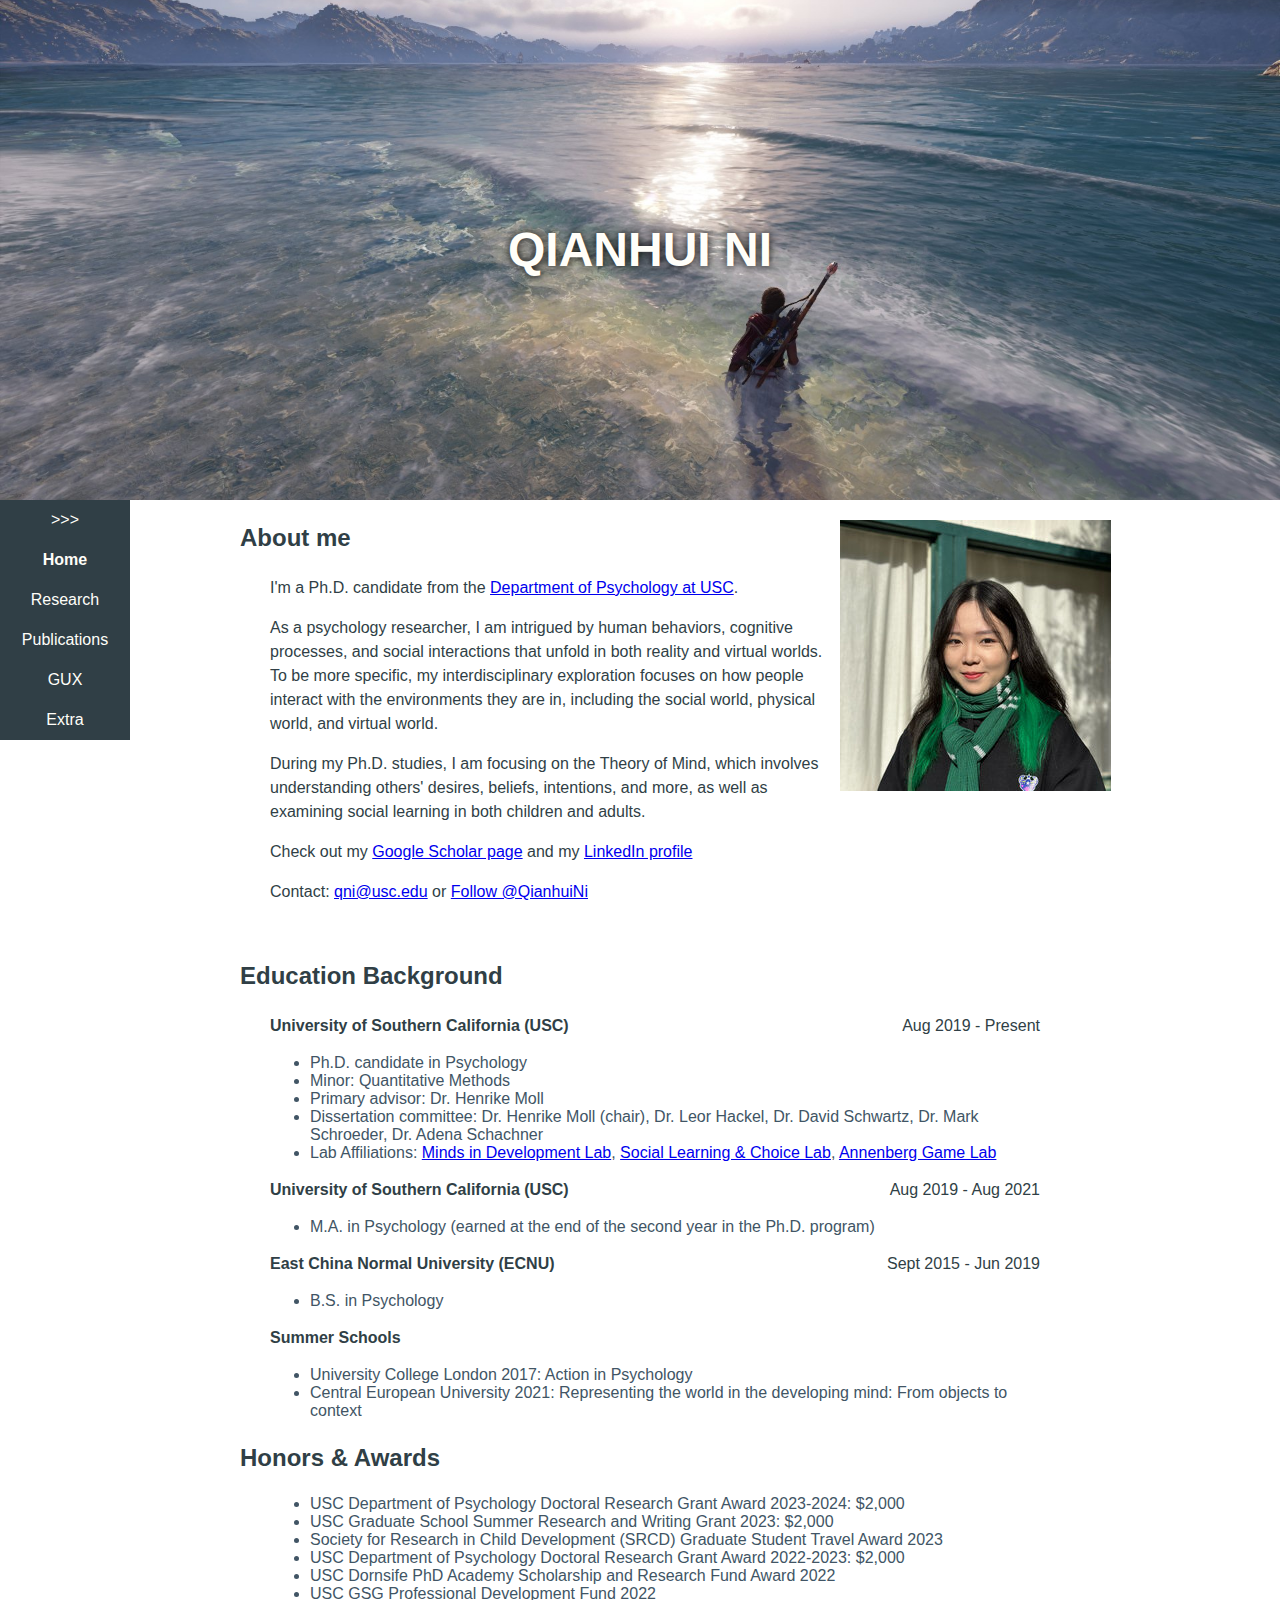
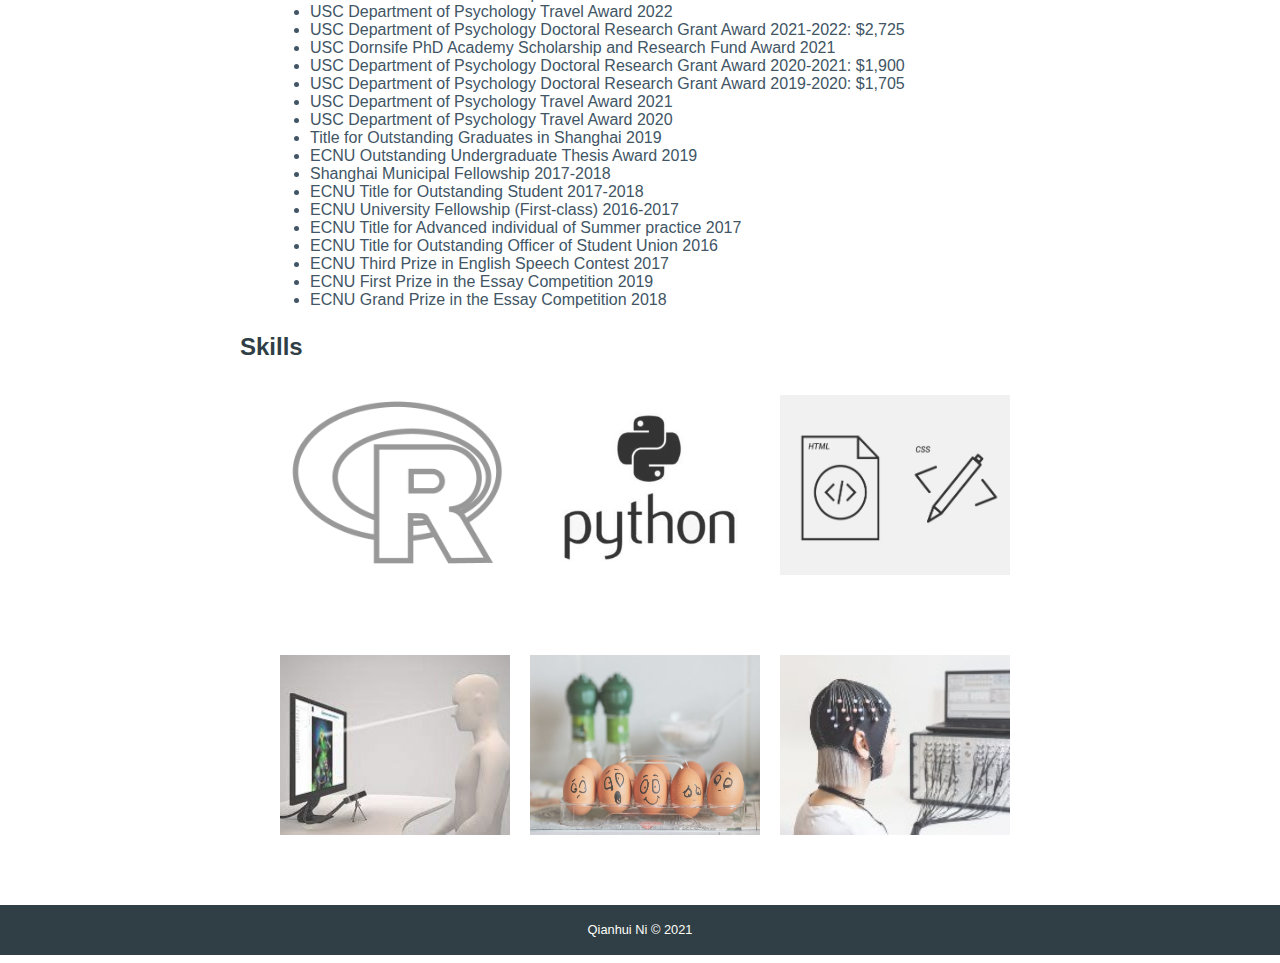
<file: index.html>
<!DOCTYPE html> 


<html lang="en">
<head>
    <meta charset="utf-8">
	<meta name="keywords" content="portfolio, home page">
	<meta name="description" content="This is the home page of Qianhui Ni's portfolio. The homepage includes an overview of myself, and my resume will be placed in the section of details. My contact info will be displayed here, too.">
    
    <link rel="stylesheet" href="final.css">

    <title>Qianhui Ni | Portfolio</title>

    <style>

		#header {
			background-image: url('img/header.jpeg');
		}

        .date {
            float:right;
            margin: 0px;
        }
        .institution {
            float:left;
            margin: 0px;
        }
        .detail {
            width: 770px;
            margin-left: 30px;
        }
        #selfie {
            position: relative;
            float: right;
            margin: 0px;
            width: 200px;
            cursor: pointer;
        }
        #selfie #selfkid {
            
            position: absolute;
            display: none;
            left: 0;
            right: 0;
            top: 0;
            bottom: 0;
        }
        #selfie:hover #selfkid {
            display: block;
        }
        
        #aboutmedetail {
            margin-left: 30px;
        }
        
        .gallery {
			display: flex;
			align-items: flex-start;
		}
		.thumbnail {
			width: 230px;
			height: 180px;
			margin: 10px;

			opacity: 0.8; 
		}

		.thumbnail:hover {
			opacity: 1.0;
		}

		.thumbnail + p {
			text-align: center;
			visibility: hidden;
		}

		.thumbnail:hover + p {
			visibility: visible;
		}
        
    </style>

</head>

<body>
    <div id="header">
		<h1>QIANHUI NI</h1>
	</div> <!-- #header -->

    <div id="navbar">

		<div id="nav">

			<ul>
				<li><a href="index.html">>>></a></li>
				<li><a href="index.html"><strong>Home</strong></a></li>
				<li><a href="research.html">Research</a></li>
				<li><a href="publication.html">Publications</a></li>
                <li><a href="GUX.html">GUX</a></li>
                <li><a href="extra.html">Extra</a></li>
                
			</ul>

		</div> <!-- #nav -->

	</div> <!-- #navbar -->


    <div id="main">
        <div id="aboutme">

            <div id="selfie">
                <div id="selfienow">
                    <img src="img/mephoto3.jpeg" alt="A Photo of Me">
                </div>
                <div id="selfkid">
                    <img src="img/selfkid.jpeg" alt="Kid version of me">
                </div>
            </div>
            
            <h2>About me</h2>
            <div id="aboutmedetail">
                <p>I'm a Ph.D. candidate from the <a href="https://dornsife.usc.edu/psyc" target="_blank">Department of Psychology at USC</a>.</p>
                <p>As a psychology researcher, I am intrigued by human behaviors, cognitive processes, and social interactions that unfold in both reality and virtual worlds. To be more specific, my interdisciplinary exploration focuses on how people interact with the environments they are in, including the social world, physical world, and virtual world.</p>
                <p>During my Ph.D. studies, I am focusing on the Theory of Mind, which involves understanding others' desires, beliefs, intentions, and more, as well as examining social learning in both children and adults.</p>
                <p>Check out my <a href="https://scholar.google.com/citations?user=BMULxfYAAAAJ&hl=en&oi=sra" target="_blank">Google Scholar page</a> and my <a href="https://www.linkedin.com/in/qianhui-ni" target="_blank">LinkedIn profile</a></p>
                <p>Contact: <a href="mailto:itp@usc.edu">qni@usc.edu</a> or  <a href="https://twitter.com/QianhuiNi?ref_src=twsrc%5Etfw" class="twitter-follow-button" data-show-count="false">Follow @QianhuiNi</a><script async src="https://platform.twitter.com/widgets.js" charset="utf-8"></script></p>
            </div>
            <div class="clearfloat"></div>

        </div>

        <br>

        <div id="details">
            <h2>Education Background</h2>
            
            <div class="detail">
            

                <p class="institution"><strong>University of Southern California (USC)</strong></p>
                <p class="date">Aug 2019 - Present</p>
                <div class="clearfloat"></div>
                <ul>
                    <li>Ph.D. candidate in Psychology</li>
                    <li>Minor: Quantitative Methods</li>
                    <li>Primary advisor: Dr. Henrike Moll</li>
                    <li>Dissertation committee: Dr. Henrike Moll (chair), Dr. Leor Hackel, Dr. David Schwartz, Dr. Mark Schroeder, Dr. Adena Schachner </li>
                    <li>Lab Affiliations: <a href="https://dornsife.usc.edu/labs/mid-la/" target="_blank">Minds in Development Lab</a>, <a href="https://www.hackellab.org/" target="_blank">Social Learning & Choice Lab</a>, <a href="https://sites.google.com/view/annenberg-game-lab/people?authuser=0" target="_blank">Annenberg Game Lab</a>
                </ul>

                <p class="institution"><strong>University of Southern California (USC)</strong></p>
                <p class="date">Aug 2019 - Aug 2021</p>
                 <div class="clearfloat"></div>
                <ul>
                    <li>M.A. in Psychology (earned at the end of the second year in the Ph.D. program)</li>
                </ul>

                <p class="institution"><strong>East China Normal University (ECNU)</strong></p>
                <p class="date">Sept 2015 - Jun 2019</p>
                 <div class="clearfloat"></div>
                <ul>
                    <li>B.S. in Psychology</li>
                </ul>

                <p class="institution"><strong>Summer Schools</strong></p>
                <div class="clearfloat"></div>
                <ul>
                    <li>University College London 2017: Action in Psychology</li>
                    <li>Central European University 2021: Representing the world in the developing mind: From objects to context</li>
                </ul>
            </div>

            <h2 id="awardtitle">Honors & Awards</h2>
            <div class="detail">
               
                <div id="awardlist">
                    <ul>
                        <li>USC Department of Psychology Doctoral Research Grant Award 2023-2024: $2,000</li>
                        <li>USC Graduate School Summer Research and Writing Grant 2023: $2,000</li>
                        <li>Society for Research in Child Development (SRCD) Graduate Student Travel Award 2023</li>
                        <li>USC Department of Psychology Doctoral Research Grant Award 2022-2023: $2,000</li>
                        <li>USC Dornsife PhD Academy Scholarship and Research Fund Award 2022</li>
                        <li>USC GSG Professional Development Fund 2022</li>
                        <li>USC Department of Psychology Travel Award 2022</li>
                        <li>USC Department of Psychology Doctoral Research Grant Award 2021-2022: $2,725</li>
                        <li>USC Dornsife PhD Academy Scholarship and Research Fund Award 2021</li>
                        <li>USC Department of Psychology Doctoral Research Grant Award 2020-2021: $1,900</li>
                        <li>USC Department of Psychology Doctoral Research Grant Award 2019-2020: $1,705</li>
                        <li>USC Department of Psychology Travel Award 2021</li>
                        <li>USC Department of Psychology Travel Award 2020</li>
                        <li>Title for Outstanding Graduates in Shanghai 2019</li>
                        <li>ECNU Outstanding Undergraduate Thesis Award 2019</li>
                        <li>Shanghai Municipal Fellowship 2017-2018</li>
                        <li>ECNU Title for Outstanding Student 2017-2018</li>
                        <li>ECNU University Fellowship (First-class) 2016-2017</li>
                        <li>ECNU Title for Advanced individual of Summer practice 2017</li>
                        <li>ECNU Title for Outstanding Officer of Student Union 2016</li>
                        <li>ECNU Third Prize in English Speech Contest 2017</li>
                        <li>ECNU First Prize in the Essay Competition 2019</li>
                        <li>ECNU Grand Prize in the Essay Competition 2018</li>
                    </ul>
                </div>
            </div>

            <h2>Skills</h2>
            <div class="detail">

                <div class="gallery">

                    <div class="img-container">
                        <img class="thumbnail" src="img/r.png" alt="R">
                        <p>R Programming</p>
                    </div>
                    <div class="img-container">
                        <img class="thumbnail" src="img/python.jpeg" alt="Python">
                        <p>Python</p>
                    </div>
                    <div class="img-container">
                        <img class="thumbnail" src="img/htmlcss.jpeg" alt="HTML CSS">
                        <p>HTML & CSS</p>
                    </div>
                </div>
                <div class="gallery">
                    
                    <div class="img-container">
                        <img class="thumbnail" src="img/eye.jpeg" alt="Eye Tracking">
                        <p>Eye Tracking</p>
                    </div>
                    <div class="img-container">
                        <img class="thumbnail" src="img/facial_expression.jpg" alt="Expression">
                        <p>Expression Analysis</p>
                    </div>
                    <div class="img-container">
                        <img class="thumbnail" src="img/fnirs.jpeg" alt="fNIRS">
                        <p>fNIRS</p>
                    </div>

                </div>
            </div>
               


        </div>

    </div>



    <div id="footer">
		Qianhui Ni &copy; 2021
	</div> <!-- #footer -->

    
</body>

</html>
</file>
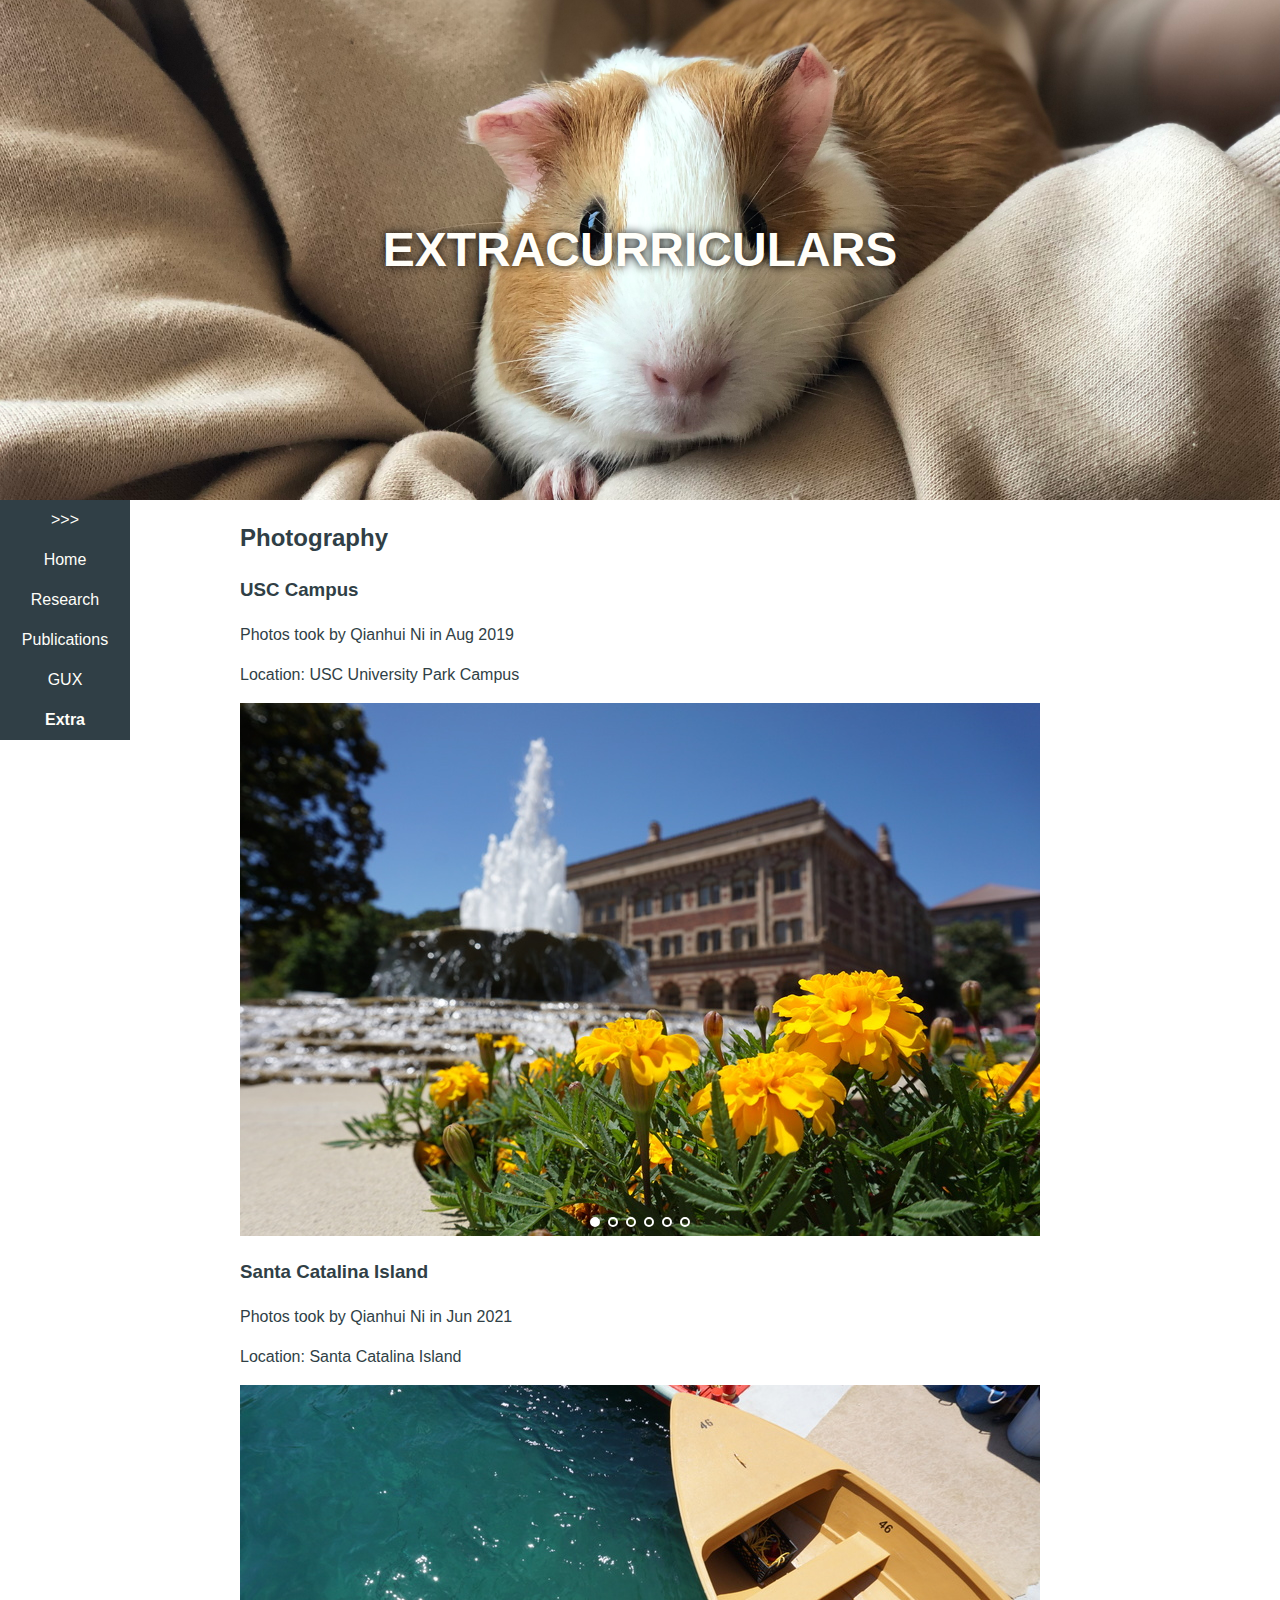
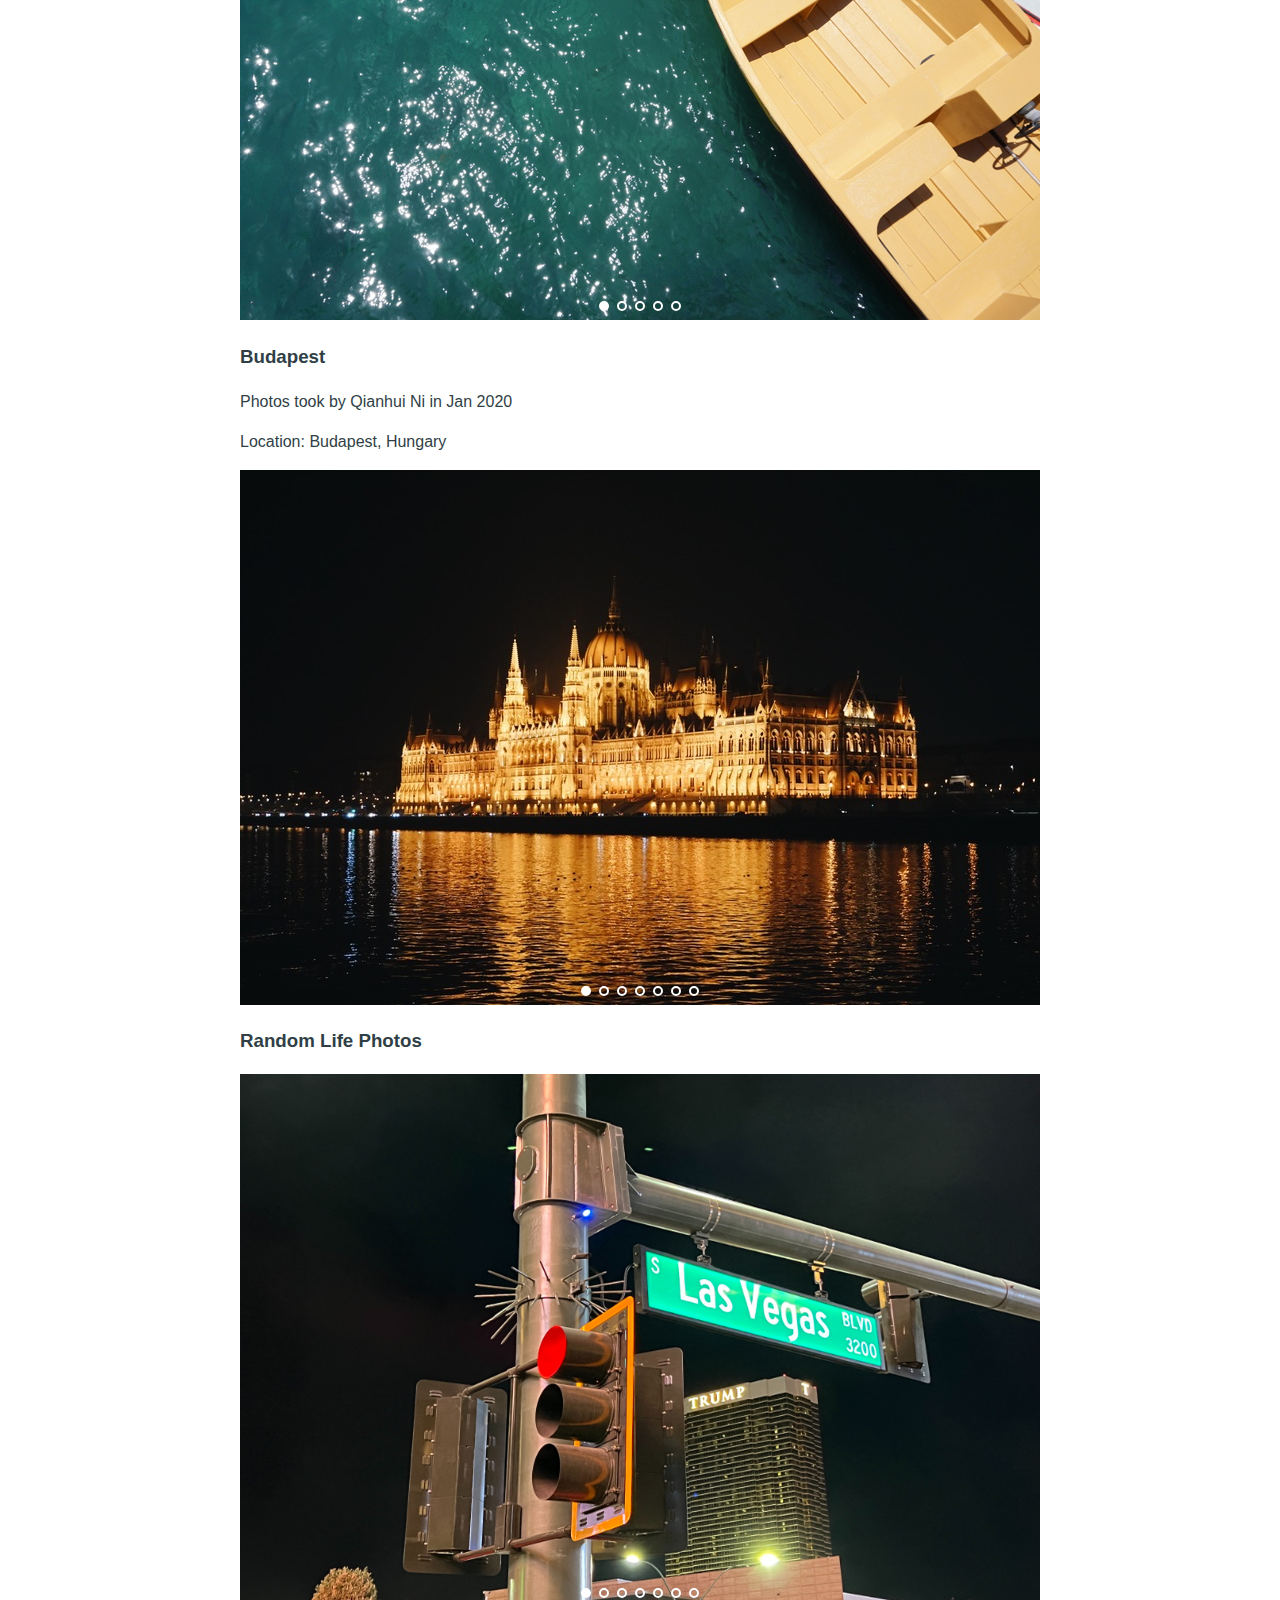
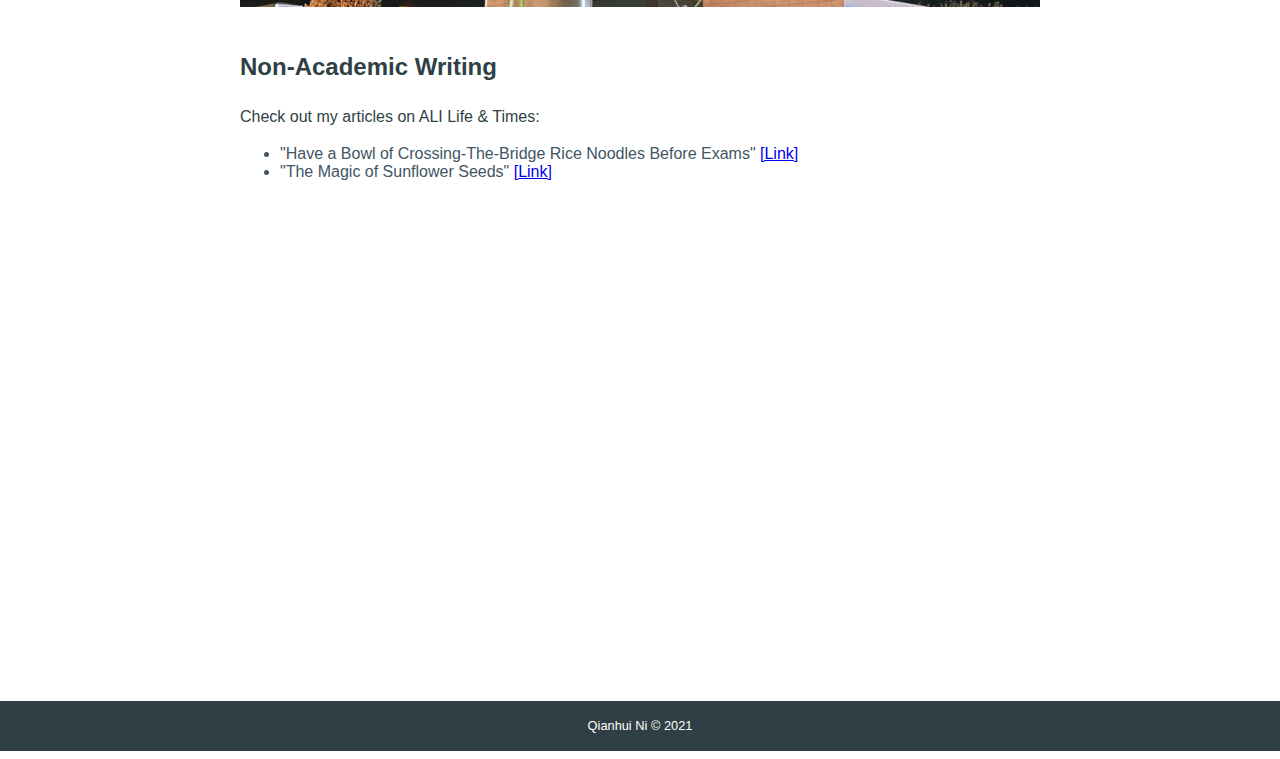
<file: extra.html>
<!DOCTYPE html> 

<!--ITP 104 Summer 2021-->
<!--This is the final project.-->

<html lang="en">
<head>
    <meta charset="utf-8">
	<meta name="keywords" content="ITP 104, final project, extra page">
	<meta name="description" content="The extra page includes the photos I took and my writings. The major purpose of this page is to show my life outside academia.">

    <link rel="stylesheet" href="plugins/unslider/css/unslider.css" />
    <link rel="stylesheet" href="plugins/unslider/css/unslider-dots.css" />
    
    <link rel="stylesheet" href="final.css">
    
    <title>Qianhui Ni | Portfolio</title>
    
    
    <style>

		#header {
			background-image: url('img/huyangtitle.jpeg');
		}

        #writing img {
            width: 200px;
        }

        .unslider {
        
            position: relative;
        }
        .unslider-nav { 
        
            position: absolute;
            left: 0;
            right: 0;
            top: 95%;
            
            z-index: 1000; 
        }

        iframe {
			width: 780px;
			height: 500px;
			border: none;
		}

    </style>

</head>

<body>
    <div id="header">
		<h1>EXTRACURRICULARS</h1>
	</div> <!-- #header -->

    <div id="navbar">

		<div id="nav">

			<ul>
				<li><a href="index.html">>>></a></li>
				<li><a href="index.html">Home</a></li>
				<li><a href="research.html">Research</a></li>
				<li><a href="publication.html">Publications</a></li>
                <li><a href="GUX.html">GUX</a></li>
                <li><a href="extra.html"><strong>Extra</strong></a></li>
                
			</ul>

		</div> <!-- #nav -->

	</div> <!-- #navbar -->


    <div id="main">
        
        <div id="photography">
            <h2>Photography</h2>

            <h3>USC Campus</h3>
            <p>Photos took by Qianhui Ni in Aug 2019</p>
            <p>Location: USC University Park Campus</p>

            <section class="galleryslider">
                <ul>
                   <li><img src="photogallery/gallery_usc1.jpg" alt="USC 1"></li>
                   <li><img src="photogallery/gallery_usc2.jpg" alt="USC 2"></li>
                   <li><img src="photogallery/gallery_usc3.jpg" alt="USC 3"></li>
                   <li><img src="photogallery/gallery_usc4.jpg" alt="USC 4"></li>
                   <li><img src="photogallery/gallery_usc5.jpg" alt="USC 5"></li>
                   <li><img src="photogallery/gallery_usc6.jpg" alt="USC 6"></li>
                </ul>
             </section>

            <h3>Santa Catalina Island</h3>
            <p>Photos took by Qianhui Ni in Jun 2021</p>
            <p>Location: Santa Catalina Island</p>

             <section class="galleryslider">
                <ul>
                   <li><img src="photogallery/gallery_catalina1.jpg" alt="Santa Catalina 1"></li>
                   <li><img src="photogallery/gallery_catalina2.jpg" alt="Santa Catalina 2"></li>
                   <li><img src="photogallery/gallery_catalina3.jpg" alt="Santa Catalina 3"></li>
                   <li><img src="photogallery/gallery_catalina4.jpg" alt="Santa Catalina 4"></li>
                   <li><img src="photogallery/gallery_catalina5.jpg" alt="Santa Catalina 5"></li>
                </ul>
             </section>

            <h3>Budapest</h3>
            <p>Photos took by Qianhui Ni in Jan 2020</p>
            <p>Location: Budapest, Hungary</p>

             <section class="galleryslider">
                <ul>
                   <li><img src="photogallery/gallery_Budapest1.jpg" alt="Budapest 1"></li>
                   <li><img src="photogallery/gallery_Budapest2.jpg" alt="Budapest 2"></li>
                   <li><img src="photogallery/gallery_Budapest3.jpg" alt="Budapest 3"></li>
                   <li><img src="photogallery/gallery_Budapest4.jpg" alt="Budapest 4"></li>
                   <li><img src="photogallery/gallery_Budapest5.jpg" alt="Budapest 5"></li>
                   <li><img src="photogallery/gallery_Budapest6.jpg" alt="Budapest 6"></li>
                   <li><img src="photogallery/gallery_Budapest7.jpg" alt="Budapest 7"></li>
                </ul>
             </section>

             <h3>Random Life Photos</h3>

             <section class="galleryslider">
                <ul>
                   <li><img src="photogallery/random_lv.jpeg" alt="Las Vegas"></li>
                   <li><img src="photogallery/random_disney.jpg" alt="Disneyland"></li>
                   <li><img src="photogallery/random_deathval.jpeg" alt="Death Valley"></li>
                   <li><img src="photogallery/random_echopark.jpeg" alt="Echo Park"></li>
                   <li><img src="photogallery/random_madison.jpeg" alt="Madison WI"></li>
                   <li><img src="photogallery/random_huntington.jpeg" alt="Huntington"></li>
                   <li><img src="photogallery/random_kenneth.jpeg" alt="Kenneth Park"></li>
                </ul>
             </section>

        </div>
        <br>

        <div id="writing">
            <h2>Non-Academic Writing</h2>
            <p>Check out my articles on ALI Life & Times:</p>
            <ul>
                <li>"Have a Bowl of Crossing-The-Bridge Rice Noodles Before Exams" <a href="https://ali.usc.edu/blog/have-a-bowl-of-crossing-the-bridge-rice-noodles-before-exams/" target="_blank">[Link]</a></li>
                <li>"The Magic of Sunflower Seeds" <a href="https://ali.usc.edu/blog/the-magic-of-sunflower-seeds/#more-10704" target="_blank">[Link]</a></li>
            </ul>
            <iframe src="https://ali.usc.edu/blog/have-a-bowl-of-crossing-the-bridge-rice-noodles-before-exams/" name="ALI article"></iframe>
            

        </div> <!-- #writing -->

    </div> <!-- #main -->



    <div id="footer">
		Qianhui Ni &copy; 2021
	</div> <!-- #footer -->

    

    <script src="https://ajax.googleapis.com/ajax/libs/jquery/3.3.1/jquery.min.js"></script>
    <script src="plugins/unslider/js/unslider-min.js"></script>
        <script>
            $(function() {
                $('.galleryslider').unslider({
                    autoplay: true
                });
            });
        </script>


    
</body>

</html>
</file>
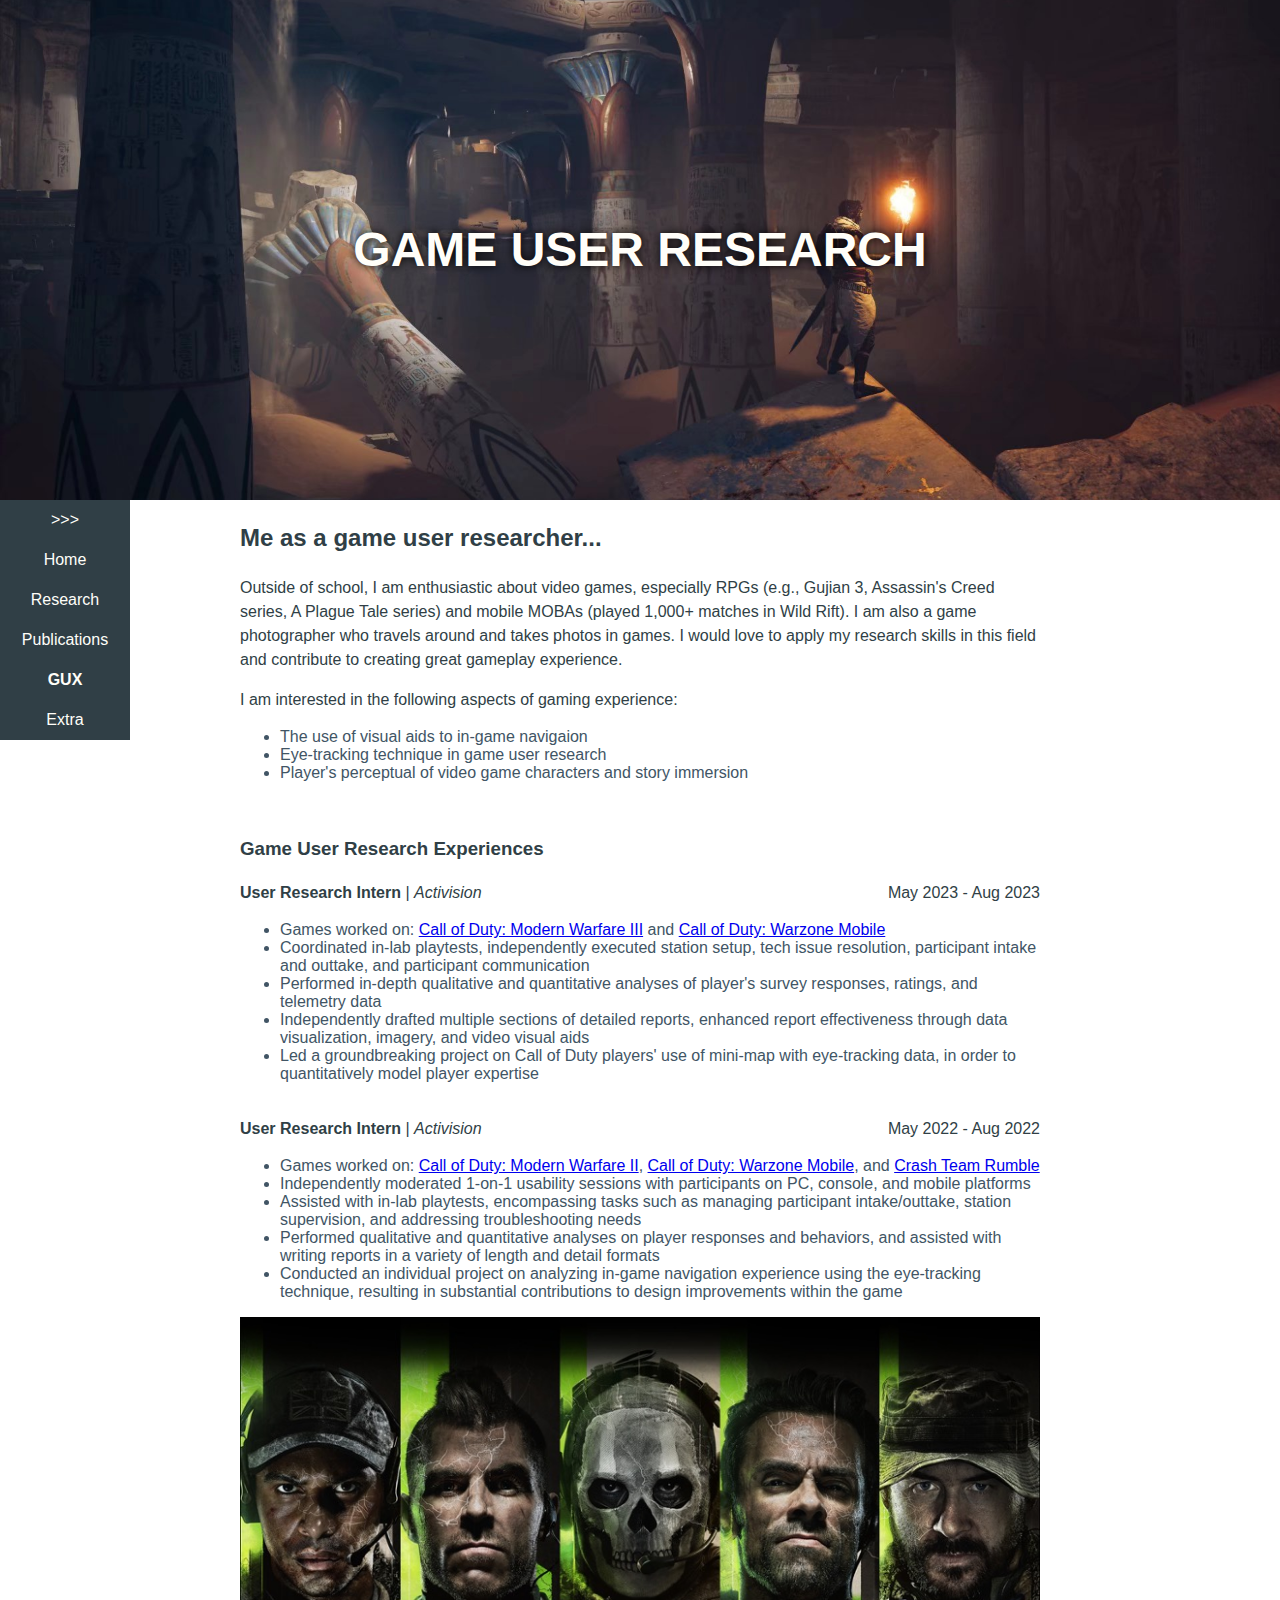
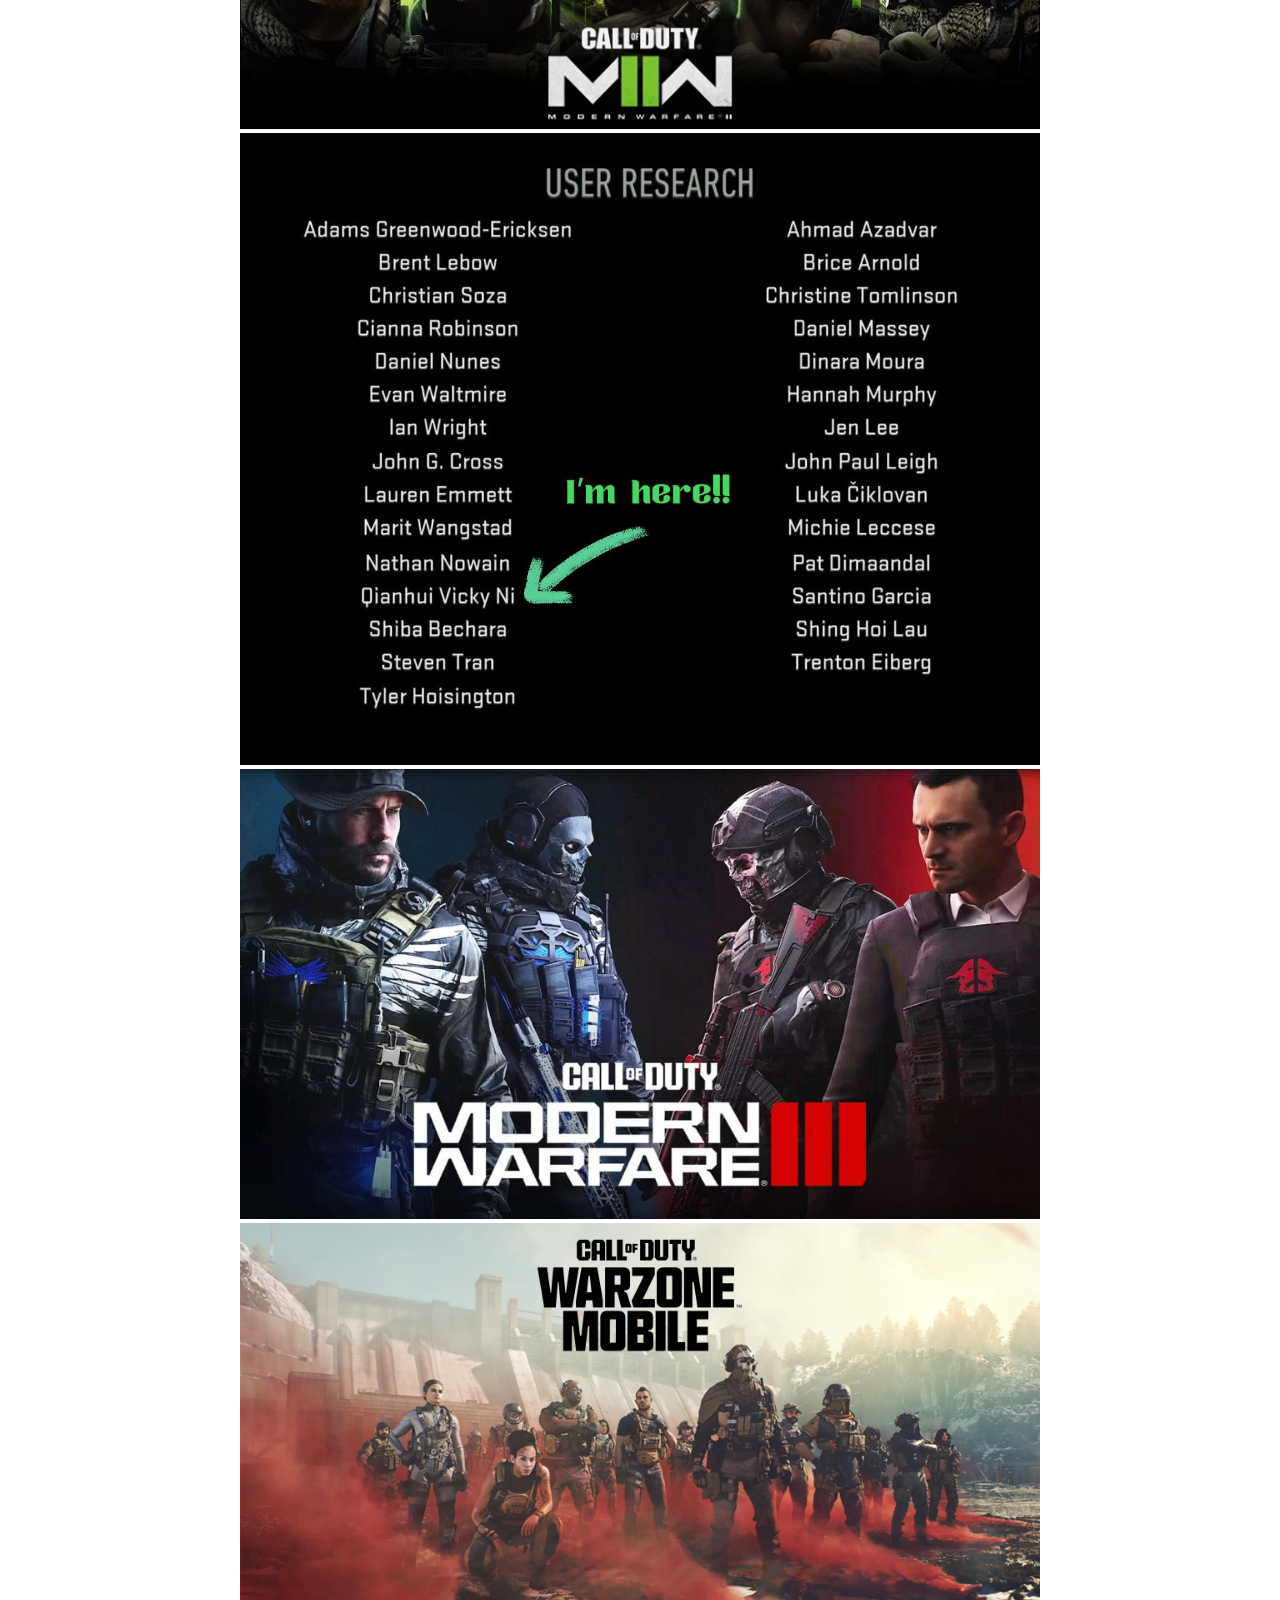
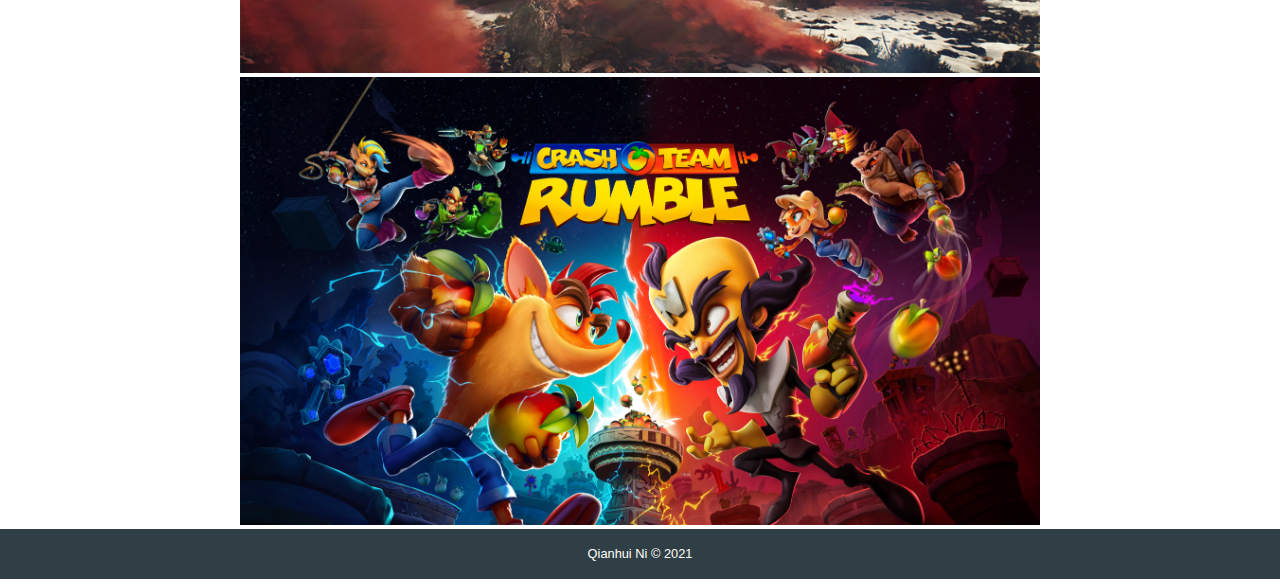
<file: GUX.html>
<!DOCTYPE html> 

<html lang="en">
<head>
    <meta charset="utf-8">
	<meta name="keywords" content="ITP 104, final project, publication page">
	<meta name="description" content="This is the third page in Qianhui Ni's ITP 104 final project. The purpose of this page is to display my publications. There are two sections: journal articles and conference talks. A video of the talk is also provided.">
    
    <link rel="stylesheet" href="final.css">
	
	<title>Qianhui Ni | Portfolio</title>

    <style>

		#header {
			background-image: url('img/gux_header.jpeg');
		}
		
		img {
            width: 800px;
            height: auto;
        }

    </style>

</head>

<body>
    <div id="header">
		<h1>GAME USER RESEARCH</h1>
	</div> <!-- #header -->

    <div id="navbar">

		<div id="nav">

			<ul>
				<li><a href="index.html">>>></a></li>
				<li><a href="index.html">Home</a></li>
				<li><a href="research.html">Research</a></li>
				<li><a href="publication.html">Publications</a></li>
				<li><a href="GUX.html"><strong>GUX</strong></a></li>
                <li><a href="extra.html">Extra</a></li>
                
			</ul>

		</div> <!-- #nav -->

	</div> <!-- #navbar -->


    <div id="main">

        <h2>Me as a game user researcher...</h2>

		<p>Outside of school, I am enthusiastic about video games, especially RPGs (e.g., Gujian 3, Assassin's Creed series, A Plague Tale series) and mobile MOBAs (played 1,000+ matches in Wild Rift). I am also a game photographer who travels around and takes photos in games. I would love to apply my research skills in this field and contribute to creating great gameplay experience. </p>
		<p>I am interested in the following aspects of gaming experience:</p>
		<ul>
			<li>The use of visual aids to in-game navigaion</li>
			<li>Eye-tracking technique in game user research</li>
			<li>Player's perceptual of video game characters and story immersion</li>
		</ul>

		<br>
		<div class="detail">
            <h3>Game User Research Experiences</h3>
    
                <p class="institution"><strong>User Research Intern</strong> | <em>Activision</em></p>
                <p class="date">May 2023 - Aug 2023</p>
                <div class="clearfloat"></div>
                <ul>
                    <li>Games worked on: <a href="https://www.callofduty.com/modernwarfare3" target="_blank">Call of Duty: Modern Warfare III</a> and <a href="https://www.callofduty.com/warzonemobile" target="_blank">Call of Duty: Warzone Mobile</a></li>
                    <li>Coordinated in-lab playtests, independently executed station setup, tech issue resolution, participant intake and outtake, and participant communication</li>
                    <li>Performed in-depth qualitative and quantitative analyses of player's survey responses, ratings, and telemetry data</li>
					<li>Independently drafted multiple sections of detailed reports, enhanced report effectiveness through data visualization, imagery, and video visual aids</li>
					<li>Led a groundbreaking project on Call of Duty players' use of mini-map with eye-tracking data, in order to quantitatively model player expertise</li>
                </ul>
				<br>
				
    
                <p class="institution"><strong>User Research Intern</strong> | <em>Activision</em></p>
                <p class="date">May 2022 - Aug 2022</p>
                <div class="clearfloat"></div>
                <ul>
                    <li>Games worked on: <a href="https://www.callofduty.com/modernwarfare2" target="_blank">Call of Duty: Modern Warfare II</a>, <a href="https://www.callofduty.com/warzonemobile" target="_blank">Call of Duty: Warzone Mobile</a>, and <a href="https://www.crashbandicoot.com/crashteamrumble" target="_blank">Crash Team Rumble</a></li>
                    <li>Independently moderated 1-on-1 usability sessions with participants on PC, console, and mobile platforms</li>
                    <li>Assisted with in-lab playtests, encompassing tasks such as managing participant intake/outtake, station supervision, and addressing troubleshooting needs</li>
					<li>Performed qualitative and quantitative analyses on player responses and behaviors, and assisted with writing reports in a variety of length and detail formats</li>
					<li>Conducted an individual project on analyzing in-game navigation experience using the eye-tracking technique, resulting in substantial contributions to design improvements within the game</li>
                </ul>
				<img src="img/mw2.jpg" alt="mw2">
				<img src="img/mw2_credit.JPG" alt="mw2credit">
				<img src="img/codmw3.jpeg" alt="mw3">
				<img src="img/WZMobile.jpeg" alt="warzonemobile">
				<img src="img/CTM.png" alt="crashteamrumble">
               
        </div>
        

    </div>



    <div id="footer">
		Qianhui Ni &copy; 2021
	</div> <!-- #footer -->

    
</body>

</html>
</file>
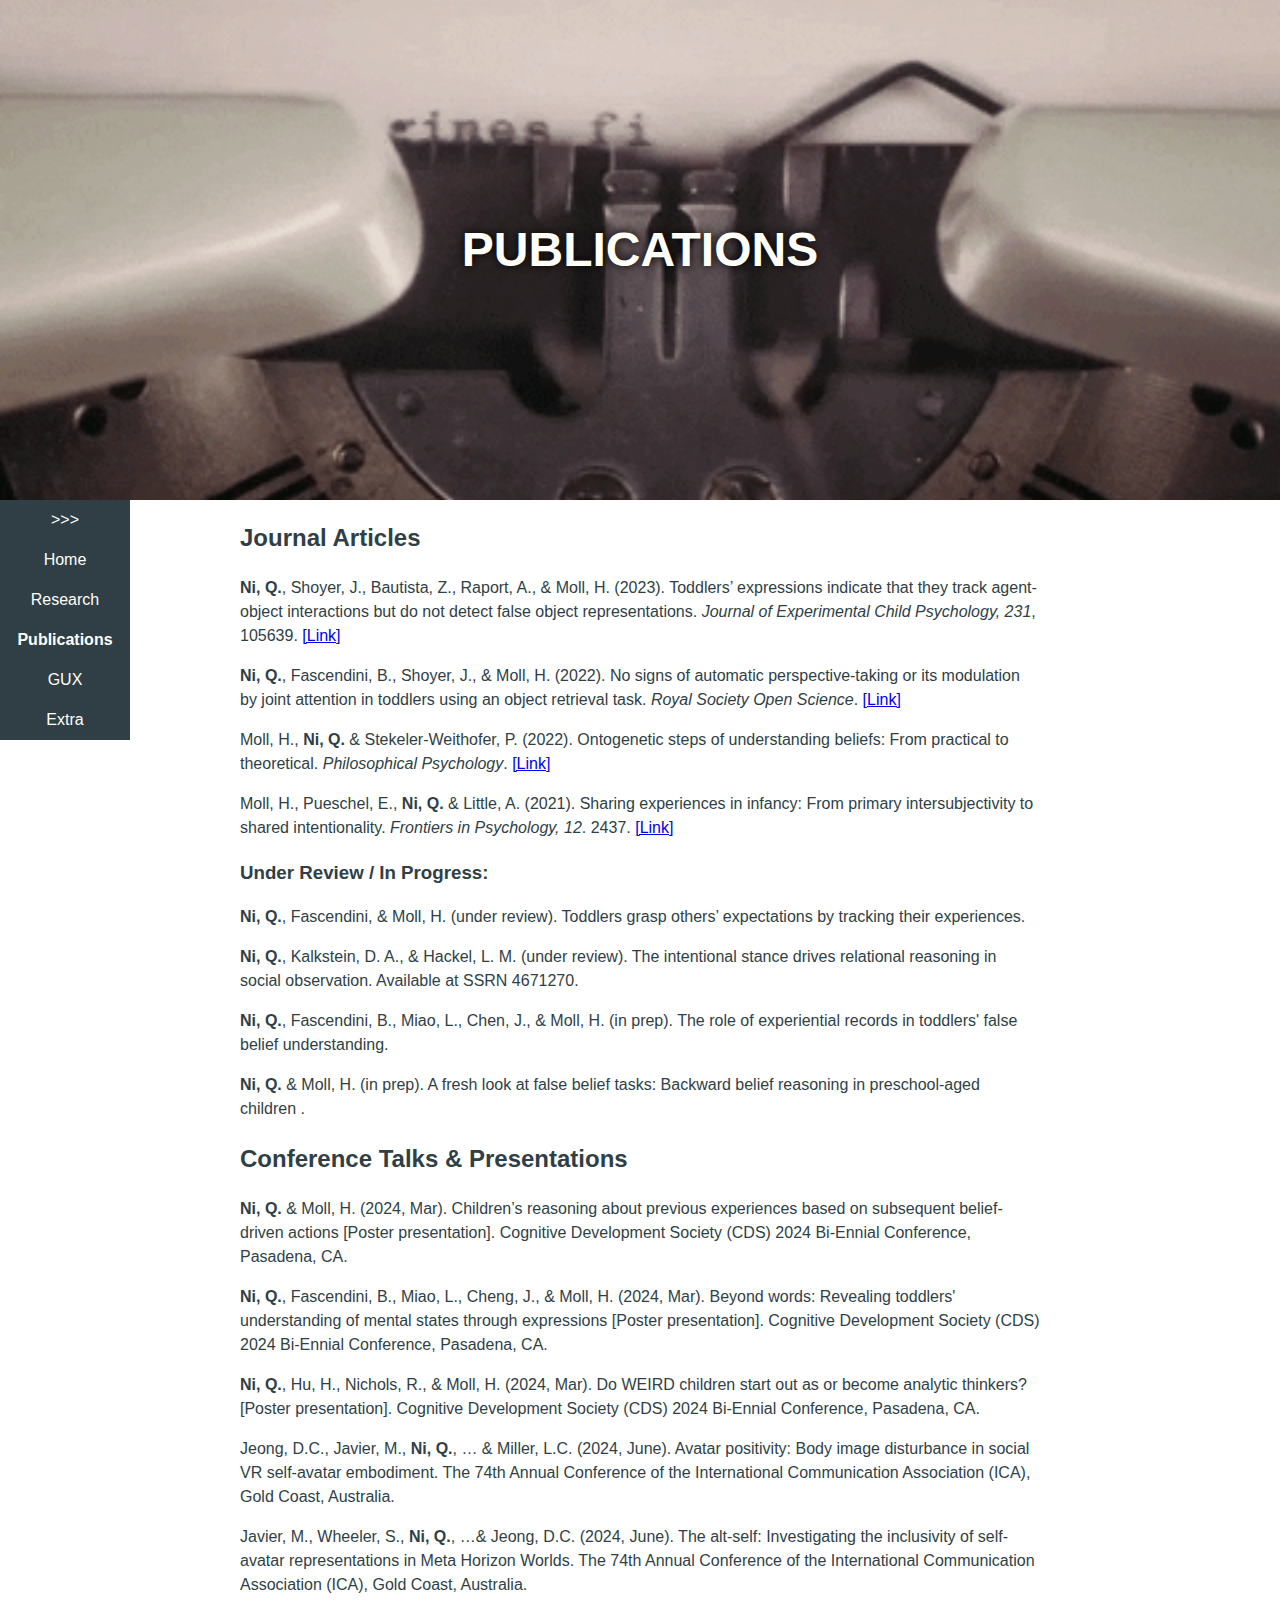
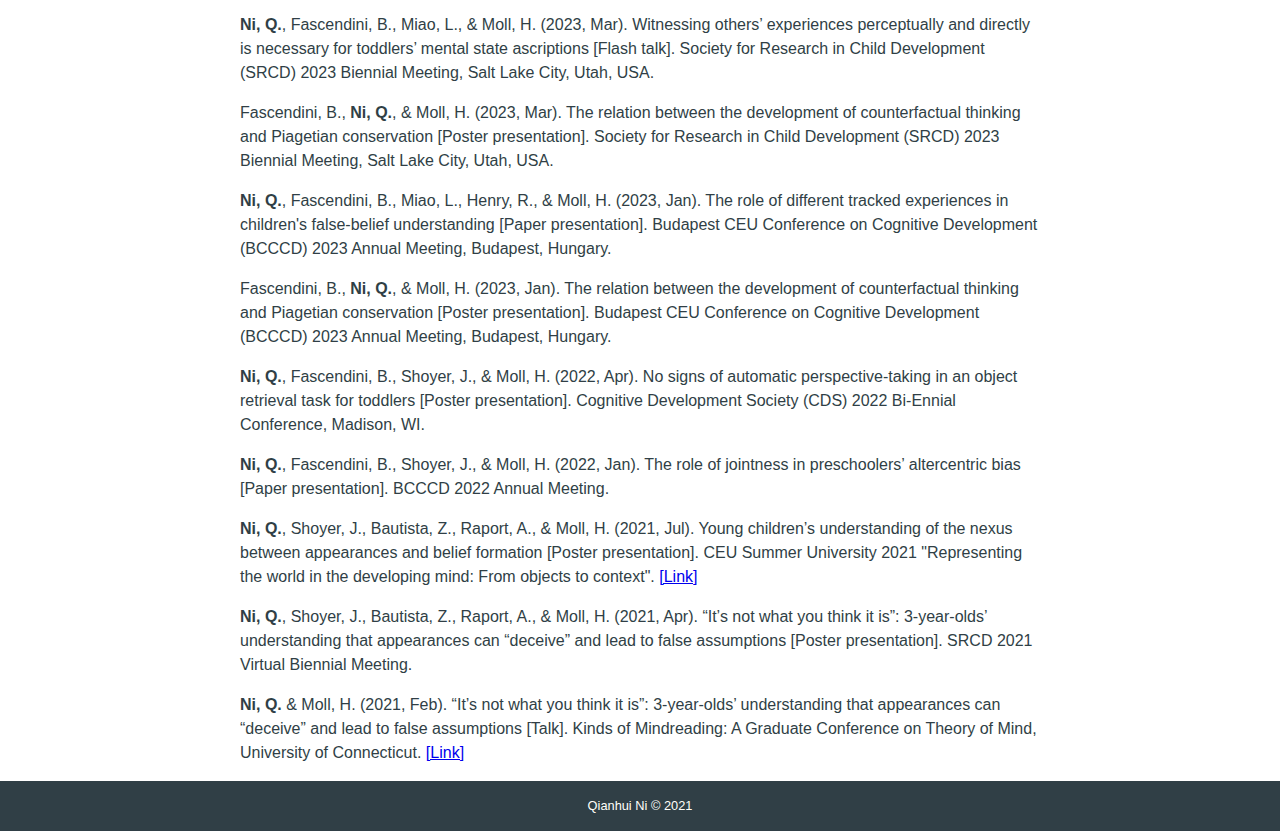
<file: publication.html>
<!DOCTYPE html> 



<html lang="en">
<head>
    <meta charset="utf-8">
	<meta name="keywords" content="ITP 104, final project, publication page">
	<meta name="description" content="This is the third page in Qianhui Ni's ITP 104 final project. The purpose of this page is to display my publications. There are two sections: journal articles and conference talks. A video of the talk is also provided.">
    
    <link rel="stylesheet" href="plugins/unslider/css/unslider.css" />
    <link rel="stylesheet" href="plugins/unslider/css/unslider-dots.css" />
	<link rel="stylesheet" href="final.css">
	
	<title>Qianhui Ni | Portfolio</title>

    <style>

		#header {
			background-image: url('img/typewritter.gif');
		}
		

    </style>

</head>

<body>
    <div id="header">
		<h1>PUBLICATIONS</h1>
	</div> <!-- #header -->

    <div id="navbar">

		<div id="nav">

			<ul>
				<li><a href="index.html">>>></a></li>
				<li><a href="index.html">Home</a></li>
				<li><a href="research.html">Research</a></li>
				<li><a href="publication.html"><strong>Publications</strong></a></li>
				<li><a href="GUX.html">GUX</a></li>
                <li><a href="extra.html">Extra</a></li>
                
			</ul>

		</div> <!-- #nav -->

	</div> <!-- #navbar -->


    <div id="main">

        <h2>Journal Articles</h2>

		<p><strong>Ni, Q.</strong>, Shoyer, J., Bautista, Z., Raport, A., & Moll, H. (2023). Toddlers’ expressions indicate that they track agent-object interactions but do not detect false object representations. <em>Journal of Experimental Child Psychology, 231</em>, 105639. <a href="https://www.sciencedirect.com/science/article/pii/S0022096523000152?casa_token=QR3tkMgt7u8AAAAA:njF0iDETNz4ldPzRgm63Pe5NkEghi8Amtz6qK9O1k6Y6KY6xHONamUCab2A_OTvpPs_qv52P3g" target="_blank">[Link]</a></p>
		<p><strong>Ni, Q.</strong>, Fascendini, B., Shoyer, J., & Moll, H. (2022). No signs of automatic perspective-taking or its modulation by joint attention in toddlers using an object retrieval task. <em>Royal Society Open Science</em>. <a href="https://doi.org/10.1098/rsos.220347" target="_blank">[Link]</a></p>
		<p>Moll, H., <strong>Ni, Q.</strong> & Stekeler-Weithofer, P. (2022). Ontogenetic steps of understanding beliefs: From practical to theoretical. <em>Philosophical Psychology</em>. <a href="https://doi.org/10.1080/09515089.2022.2073211" target="_blank">[Link]</a></p>
        <p>Moll, H., Pueschel, E., <strong>Ni, Q.</strong> & Little, A. (2021). Sharing experiences in infancy: From primary intersubjectivity to shared intentionality. <em>Frontiers in Psychology, 12</em>. 2437. <a href="https://www.frontiersin.org/articles/10.3389/fpsyg.2021.667679/full" target="_blank">[Link]</a></p>
		
		<h3>Under Review / In Progress:</h3>
		<p><strong>Ni, Q.</strong>, Fascendini, & Moll, H. (under review). Toddlers grasp others’ expectations by tracking their experiences.</p>
		<p><strong>Ni, Q.</strong>, Kalkstein, D. A., & Hackel, L. M. (under review). The intentional stance drives relational reasoning in social observation. Available at SSRN 4671270.</p>
		<p><strong>Ni, Q.</strong>, Fascendini, B., Miao, L., Chen, J., & Moll, H. (in prep). The role of experiential records in toddlers' false belief understanding.</p>
		<p><strong>Ni, Q.</strong> & Moll, H. (in prep). A fresh look at false belief tasks: Backward belief reasoning in preschool-aged children .</p>
		
        <h2>Conference Talks & Presentations</h2>

		<p><strong>Ni, Q.</strong> & Moll, H. (2024, Mar). Children’s reasoning about previous experiences based on subsequent belief-driven actions [Poster presentation]. Cognitive Development Society (CDS) 2024 Bi-Ennial Conference, Pasadena, CA.</p>
		<p><strong>Ni, Q.</strong>, Fascendini, B., Miao, L., Cheng, J., & Moll, H. (2024, Mar). Beyond words: Revealing toddlers' understanding of mental states through expressions [Poster presentation]. Cognitive Development Society (CDS) 2024 Bi-Ennial Conference, Pasadena, CA.</p>
		<p><strong>Ni, Q.</strong>, Hu, H., Nichols, R., & Moll, H. (2024, Mar). Do WEIRD children start out as or become analytic thinkers? [Poster presentation]. Cognitive Development Society (CDS) 2024 Bi-Ennial Conference, Pasadena, CA.</p>
		<p>Jeong, D.C., Javier, M., <strong>Ni, Q.</strong>, … & Miller, L.C. (2024, June). Avatar positivity: Body image disturbance in social VR self-avatar embodiment. The 74th Annual Conference of the International Communication Association (ICA), Gold Coast, Australia.</p>
		<p>Javier, M., Wheeler, S., <strong>Ni, Q.</strong>, …& Jeong, D.C. (2024, June). The alt-self: Investigating the inclusivity of self-avatar representations in Meta Horizon Worlds. The 74th Annual Conference of the International Communication Association (ICA), Gold Coast, Australia.</p>
		<p><strong>Ni, Q.</strong>, Fascendini, B., Miao, L., & Moll, H. (2023, Mar). Witnessing others’ experiences perceptually and directly is necessary for toddlers’ mental state ascriptions [Flash talk]. Society for Research in Child Development (SRCD) 2023 Biennial Meeting, Salt Lake City, Utah, USA.</p>
		<p>Fascendini, B., <strong>Ni, Q.</strong>, & Moll, H. (2023, Mar). The relation between the development of counterfactual thinking and Piagetian conservation [Poster presentation]. Society for Research in Child Development (SRCD) 2023 Biennial Meeting, Salt Lake City, Utah, USA.</p>
		<p><strong>Ni, Q.</strong>, Fascendini, B., Miao, L., Henry, R., & Moll, H. (2023, Jan). The role of different tracked experiences in children's false-belief understanding [Paper presentation]. Budapest CEU Conference on Cognitive Development (BCCCD) 2023 Annual Meeting, Budapest, Hungary.</p>
		<p>Fascendini, B., <strong>Ni, Q.</strong>, & Moll, H. (2023, Jan). The relation between the development of counterfactual thinking and Piagetian conservation [Poster presentation]. Budapest CEU Conference on Cognitive Development (BCCCD) 2023 Annual Meeting, Budapest, Hungary.</p>
		<p><strong>Ni, Q.</strong>, Fascendini, B., Shoyer, J., & Moll, H. (2022, Apr). No signs of automatic perspective-taking in an object retrieval task for toddlers [Poster presentation]. Cognitive Development Society (CDS) 2022 Bi-Ennial Conference, Madison, WI.</p>
		<p><strong>Ni, Q.</strong>, Fascendini, B., Shoyer, J., & Moll, H. (2022, Jan). The role of jointness in preschoolers’ altercentric bias [Paper presentation]. BCCCD 2022 Annual Meeting.</p>
		<p><strong>Ni, Q.</strong>, Shoyer, J., Bautista, Z., Raport, A., & Moll, H. (2021, Jul). Young children’s understanding of the nexus between appearances and belief formation [Poster presentation]. CEU Summer University 2021 "Representing the world in the developing mind: From objects to context". <a href="https://summeruniversity.ceu.edu/developing-mind-2021" target="_blank">[Link]</a></p>
        <p><strong>Ni, Q.</strong>, Shoyer, J., Bautista, Z., Raport, A., & Moll, H. (2021, Apr). “It’s not what you think it is”: 3-year-olds’ understanding that appearances can “deceive” and lead to false assumptions [Poster presentation]. SRCD 2021 Virtual Biennial Meeting.</p>
        
        <p><strong>Ni, Q.</strong> & Moll, H. (2021, Feb). “It’s not what you think it is”: 3-year-olds’ understanding that appearances can “deceive” and lead to false assumptions [Talk]. Kinds of Mindreading: A Graduate Conference on Theory of Mind, University of Connecticut. <a href="https://ecomresearchgroup.com/workshops-and-conferences/#" target="_blank">[Link]</a></p>
        

    </div>



    <div id="footer">
		Qianhui Ni &copy; 2021
	</div> <!-- #footer -->

    
</body>

</html>
</file>
<file: final.css>
body {
    font-family:'Trebuchet MS', 'Lucida Sans Unicode', 'Lucida Grande', 'Lucida Sans', Arial, sans-serif;
    margin-top: 0px;
    margin-left: 0px;
    margin-right: 0px;
}

#header {
    height: 500px;
    background-size: cover; 
    background-position: center; 
    color: #FFFEF9;
    font-size: 1.5em;
    text-align: center;
    line-height: 500px; 
    text-shadow: 0px 0px 10px #000; 
    margin-top: 0px;
}
h1 {
    margin: 0px;
}
h2, h3, p {
    color: #303F46;
    line-height: 150%;
}
ul {
    color: #415565;
}
#main {
    width: 800px;
    margin-left: auto;
    margin-right: auto;
}

#footer {
    background-color: #303F46;
    color: #FFFEF9;
    text-align: center;
    height: 50px;
    line-height: 50px;
    font-size: 0.8em;
}

#nav ul {
    list-style: none;
    margin: 0px;
    padding: 0px;

}
#nav li {
    background-color: #303F46;
    width: 130px;
    text-align: center;
    position: relative;
}
#nav > ul {
    display: flex;
    align-items: flex-start;
    flex-direction: column;
}
#nav li:hover {
    background-color: #415565;
}
#nav a {
    display: block;
    height: 40px;
    line-height: 40px;
    text-decoration: none;
    color: #fffef9;
}
#navbar {
    position: fixed;
    top: 500px;
    left: 0px;
    right: 0px;
    z-index: 1;
}

.clearfloat {
    clear: both;
}

.date {
    float:right;
    margin: 0px;
    color:#303F46;
}
.institution {
    float:left;
    margin: 0px;
    color:#303F46;
}
</file>
<file: plugins/unslider/css/unslider.css>
.unslider{overflow:auto;margin:0;padding:0}.unslider-wrap{position:relative}.unslider-wrap.unslider-carousel>li{float:left}.unslider-vertical>ul{height:100%}.unslider-vertical li{float:none;width:100%}.unslider-fade{position:relative}.unslider-fade .unslider-wrap li{position:absolute;left:0;top:0;right:0;z-index:8}.unslider-fade .unslider-wrap li.unslider-active{z-index:10}.unslider li,.unslider ol,.unslider ul{list-style:none;margin:0;padding:0;border:none}.unslider-arrow{position:absolute;left:20px;z-index:2;cursor:pointer}.unslider-arrow.next{left:auto;right:20px}
</file>
<file: plugins/unslider/css/unslider-dots.css>
/**
 *   Here's where everything gets included. You don't need
 *   to change anything here, and doing so might break
 *   stuff. Here be dragons and all that.
 */
/**
 *   Default variables
 *
 *   While these can be set with JavaScript, it's probably
 *   better and faster to just set them here, compile to
 *   CSS and include that instead to use some of that
 *   hardware-accelerated goodness.
 */
.unslider-nav ol {
  list-style: none;
  text-align: center;
}
.unslider-nav ol li {
  display: inline-block;
  width: 6px;
  height: 6px;
  margin: 0 4px;
  background: transparent;
  border-radius: 5px;
  overflow: hidden;
  text-indent: -999em;
  border: 2px solid #fff;
  cursor: pointer;
}
.unslider-nav ol li.unslider-active {
  background: #fff;
  cursor: default;
}
</file>
